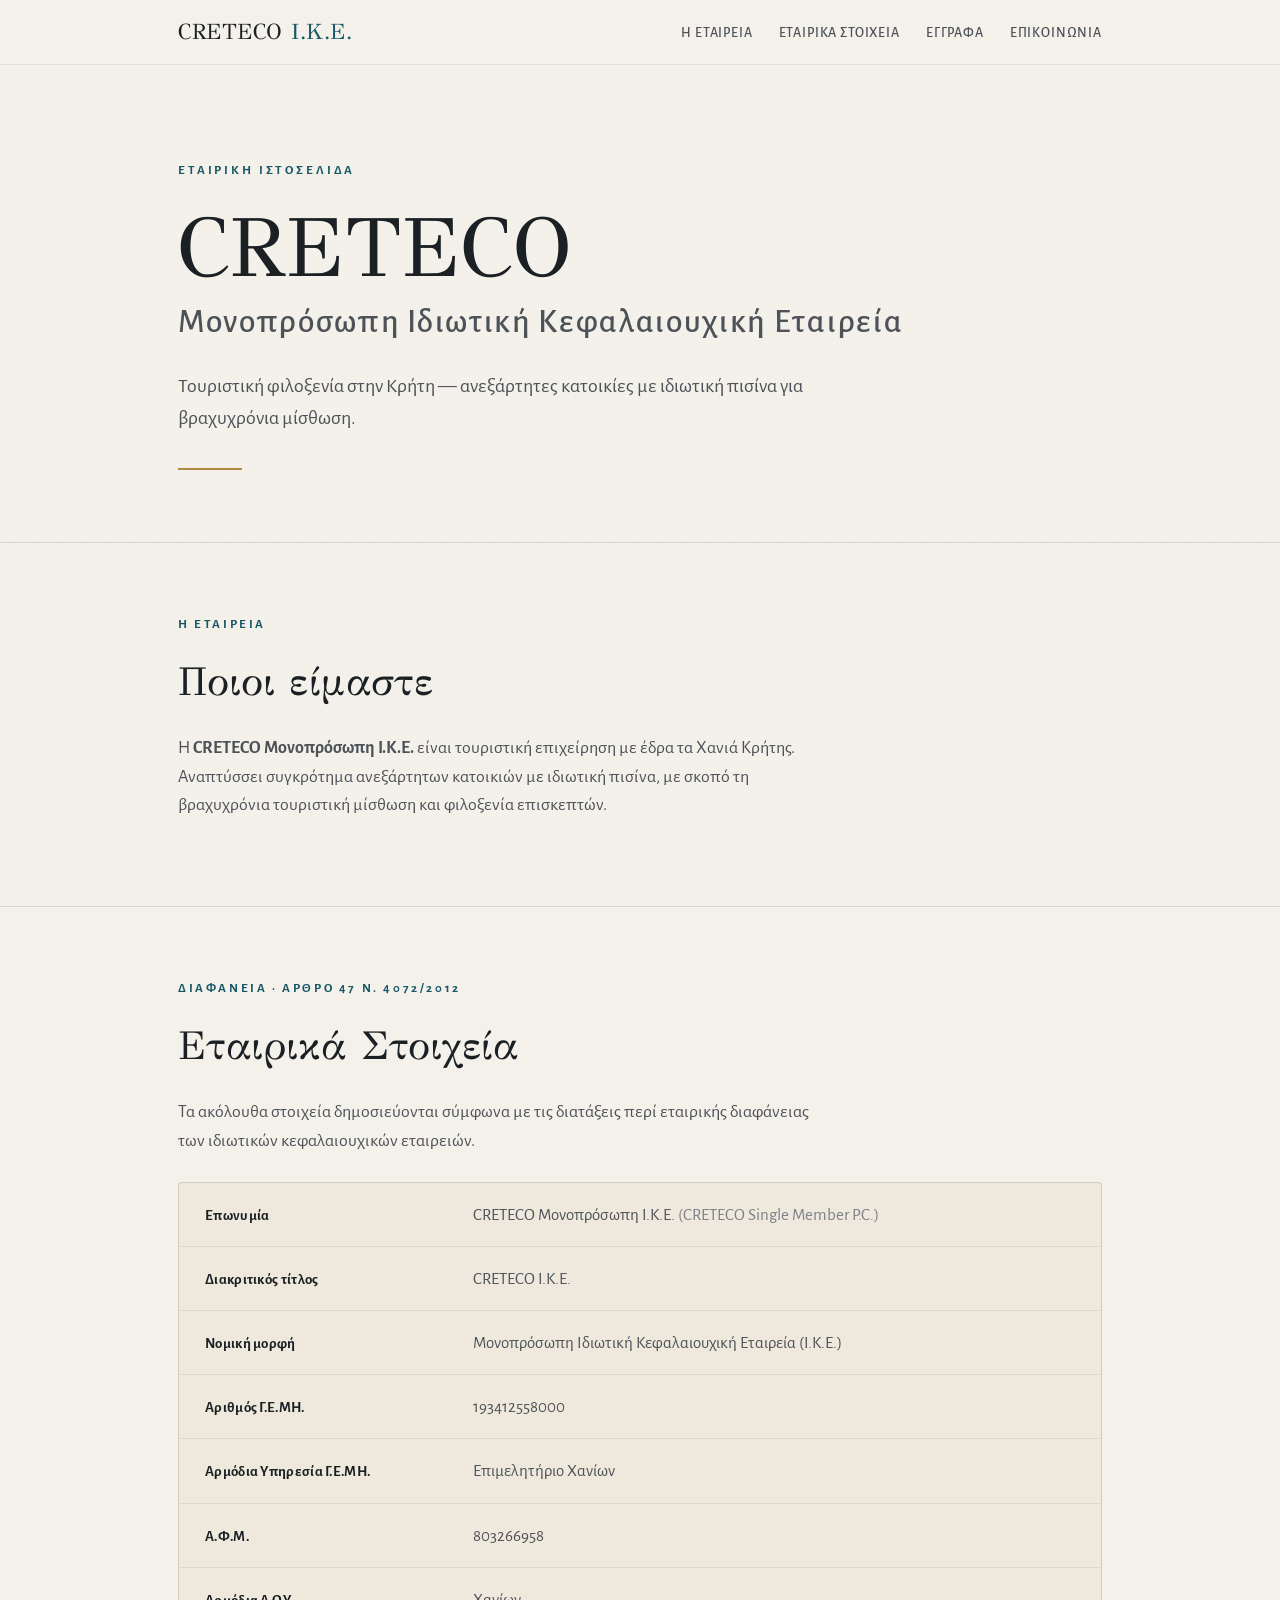
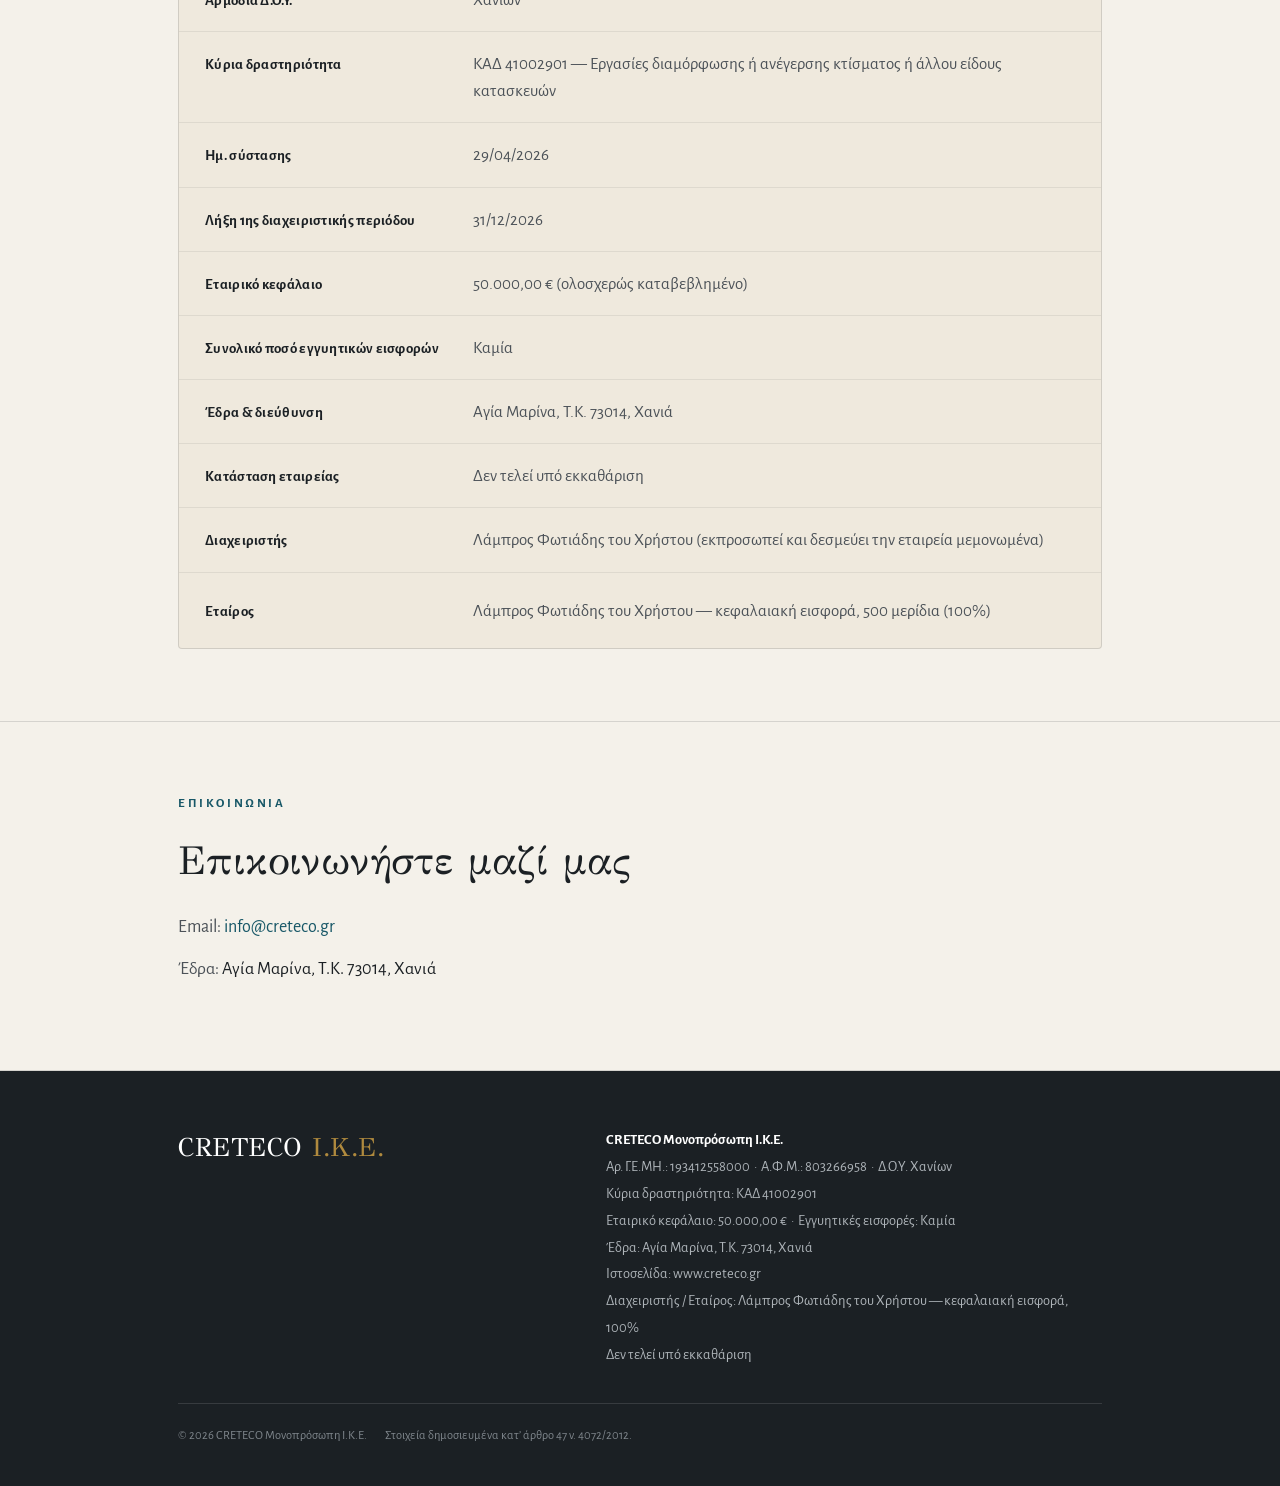
<file: index.html>
<!DOCTYPE html>
<html lang="el">
<head>
<meta charset="UTF-8">
<meta name="viewport" content="width=device-width, initial-scale=1.0">

<title>CRETECO Μονοπρόσωπη Ι.Κ.Ε.</title>
<meta name="description" content="Εταιρική ιστοσελίδα της CRETECO Μονοπρόσωπη Ι.Κ.Ε. — εταιρικά στοιχεία και έγγραφα δημοσιότητας.">

<link rel="preconnect" href="https://fonts.googleapis.com">
<link rel="preconnect" href="https://fonts.gstatic.com" crossorigin>
<link href="https://fonts.googleapis.com/css2?family=Alegreya+Sans:ital,wght@0,400;0,500;0,700;0,800;1,400&family=GFS+Didot&display=swap" rel="stylesheet">
<link rel="stylesheet" href="styles.css">
</head>

<body>

<!-- ===================== HEADER ===================== -->
<header class="site">
  <div class="wrap bar">
    <span class="mark">CRETECO<span class="ke"> Ι.Κ.Ε.</span></span>
    <nav>
      <ul>
        <li><a href="#etaireia">Η Εταιρεία</a></li>
        <li><a href="#stoixeia">Εταιρικά Στοιχεία</a></li>
        <li><a href="eggrafa.html">Έγγραφα</a></li>
        <li><a href="#epikoinonia">Επικοινωνία</a></li>
      </ul>
    </nav>
  </div>
</header>

<!-- ===================== HERO ===================== -->
<section class="hero">
  <div class="wrap">
    <div class="eyebrow">Εταιρική Ιστοσελίδα</div>
    <h1>CRETECO<span class="form">Μονοπρόσωπη Ιδιωτική Κεφαλαιουχική Εταιρεία</span></h1>
    <p class="lead">Τουριστική φιλοξενία στην Κρήτη — ανεξάρτητες κατοικίες με ιδιωτική πισίνα για βραχυχρόνια μίσθωση. <!-- Επεξεργαστείτε ελεύθερα το κείμενο παρουσίασης. --></p>
    <div class="rule"></div>
  </div>
</section>

<!-- ===================== Η ΕΤΑΙΡΕΙΑ ===================== -->
<section class="block" id="etaireia">
  <div class="wrap">
    <div class="kicker">Η Εταιρεία</div>
    <h2>Ποιοι είμαστε</h2>
    <p>Η <strong>CRETECO Μονοπρόσωπη Ι.Κ.Ε.</strong> είναι τουριστική επιχείρηση με έδρα τα Χανιά Κρήτης. Αναπτύσσει συγκρότημα ανεξάρτητων κατοικιών με ιδιωτική πισίνα, με σκοπό τη βραχυχρόνια τουριστική μίσθωση και φιλοξενία επισκεπτών.</p>
    <p><!-- Προαιρετική δεύτερη παράγραφος — π.χ. τοποθεσία, παροχές, εμπειρία φιλοξενίας. --></p>
  </div>
</section>

<!-- ===================== ΕΤΑΙΡΙΚΑ ΣΤΟΙΧΕΙΑ (ΥΠΟΧΡΕΩΤΙΚΑ) ===================== -->
<!-- Τα υποχρεωτικά στοιχεία του άρθρου 47 ν. 4072/2012. -->
<section class="block" id="stoixeia">
  <div class="wrap">
    <div class="kicker">Διαφάνεια · Άρθρο 47 ν. 4072/2012</div>
    <h2>Εταιρικά Στοιχεία</h2>
    <p>Τα ακόλουθα στοιχεία δημοσιεύονται σύμφωνα με τις διατάξεις περί εταιρικής διαφάνειας των ιδιωτικών κεφαλαιουχικών εταιρειών.</p>

    <dl class="facts">
      <div class="row"><dt>Επωνυμία</dt><dd>CRETECO Μονοπρόσωπη Ι.Κ.Ε. <span style="color:var(--ink-faint)">(CRETECO Single Member P.C.)</span></dd></div>
      <div class="row"><dt>Διακριτικός τίτλος</dt><dd>CRETECO Ι.Κ.Ε.</dd></div>
      <div class="row"><dt>Νομική μορφή</dt><dd>Μονοπρόσωπη Ιδιωτική Κεφαλαιουχική Εταιρεία (Ι.Κ.Ε.)</dd></div>
      <div class="row"><dt>Αριθμός Γ.Ε.ΜΗ.</dt><dd>193412558000</dd></div>
      <div class="row"><dt>Αρμόδια Υπηρεσία Γ.Ε.ΜΗ.</dt><dd>Επιμελητήριο Χανίων</dd></div>
      <div class="row"><dt>Α.Φ.Μ.</dt><dd>803266958</dd></div>
      <div class="row"><dt>Αρμόδια Δ.Ο.Υ.</dt><dd>Χανίων</dd></div>
      <div class="row"><dt>Κύρια δραστηριότητα</dt><dd>ΚΑΔ 41002901 — Εργασίες διαμόρφωσης ή ανέγερσης κτίσματος ή άλλου είδους κατασκευών</dd></div>
      <div class="row"><dt>Ημ. σύστασης</dt><dd>29/04/2026</dd></div>
      <div class="row"><dt>Λήξη 1ης διαχειριστικής περιόδου</dt><dd>31/12/2026</dd></div>
      <div class="row"><dt>Εταιρικό κεφάλαιο</dt><dd>50.000,00 € (ολοσχερώς καταβεβλημένο)</dd></div>
      <div class="row"><dt>Συνολικό ποσό εγγυητικών εισφορών</dt><dd>Καμία</dd></div>
      <div class="row"><dt>Έδρα &amp; διεύθυνση</dt><dd>Αγία Μαρίνα, Τ.Κ. 73014, Χανιά</dd></div>
      <div class="row"><dt>Κατάσταση εταιρείας</dt><dd>Δεν τελεί υπό εκκαθάριση</dd></div>
      <div class="row"><dt>Διαχειριστής</dt><dd>Λάμπρος Φωτιάδης του Χρήστου (εκπροσωπεί και δεσμεύει την εταιρεία μεμονωμένα)</dd></div>
      <div class="row">
        <dt>Εταίρος</dt>
        <dd>
          <ul class="partners">
            <li>Λάμπρος Φωτιάδης του Χρήστου — κεφαλαιακή εισφορά, 500 μερίδια (100%)</li>
          </ul>
        </dd>
      </div>
    </dl>
  </div>
</section>

<!-- ===================== ΕΠΙΚΟΙΝΩΝΙΑ (προαιρετικό) ===================== -->
<!-- Μη υποχρεωτικό. Email προαιρετικό — δεν απαιτείται τηλέφωνο. -->
<section class="block" id="epikoinonia">
  <div class="wrap">
    <div class="kicker">Επικοινωνία</div>
    <h2>Επικοινωνήστε μαζί μας</h2>
    <p>Email: <a href="mailto:info@creteco.gr">info@creteco.gr</a></p>
    <p>Έδρα: <span style="color:var(--ink)">Αγία Μαρίνα, Τ.Κ. 73014, Χανιά</span></p>
  </div>
</section>

<!-- ===================== FOOTER (επανάληψη υποχρεωτικών στοιχείων) ===================== -->
<footer class="site">
  <div class="wrap">
    <div class="top">
      <div class="fmark">CRETECO<span class="ke"> Ι.Κ.Ε.</span></div>
      <div class="legal">
        <strong>CRETECO Μονοπρόσωπη Ι.Κ.Ε.</strong><br>
        Αρ. Γ.Ε.ΜΗ.: 193412558000 &nbsp;·&nbsp; Α.Φ.Μ.: 803266958 &nbsp;·&nbsp; Δ.Ο.Υ. Χανίων<br>
        Κύρια δραστηριότητα: ΚΑΔ 41002901<br>
        Εταιρικό κεφάλαιο: 50.000,00 € &nbsp;·&nbsp; Εγγυητικές εισφορές: Καμία<br>
        Έδρα: Αγία Μαρίνα, Τ.Κ. 73014, Χανιά<br>
        Ιστοσελίδα: www.creteco.gr<br>
        Διαχειριστής / Εταίρος: Λάμπρος Φωτιάδης του Χρήστου — κεφαλαιακή εισφορά, 100%<br>
        Δεν τελεί υπό εκκαθάριση
      </div>
    </div>
    <div class="divline"></div>
    <div class="fine">
      <span>© 2026 CRETECO Μονοπρόσωπη Ι.Κ.Ε.</span>
      <span>Στοιχεία δημοσιευμένα κατ’ άρθρο 47 ν. 4072/2012.</span>
    </div>
  </div>
</footer>

</body>
</html>
</file>
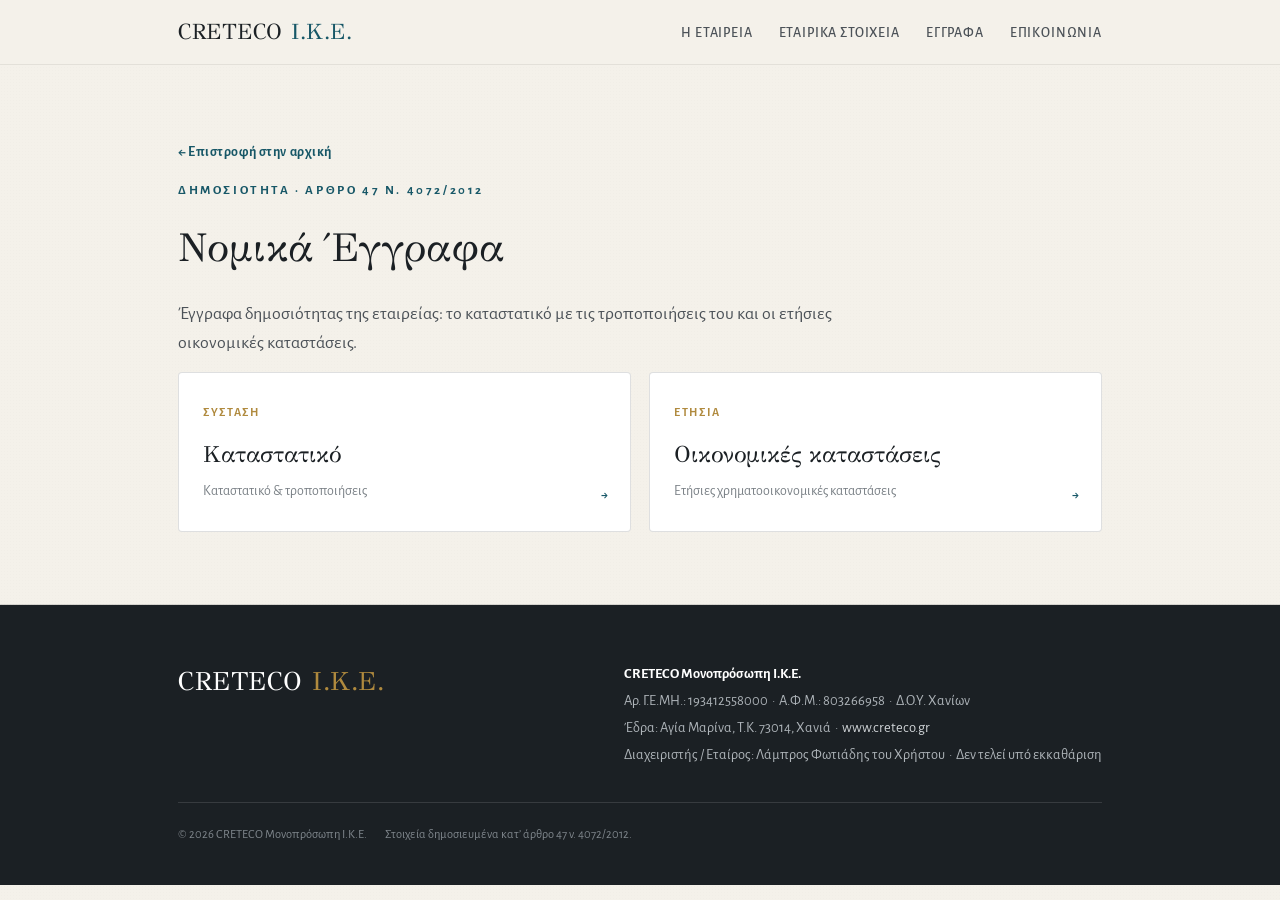
<file: eggrafa.html>
<!DOCTYPE html>
<html lang="el">
<head>
<meta charset="UTF-8">
<meta name="viewport" content="width=device-width, initial-scale=1.0">

<title>Νομικά Έγγραφα — CRETECO Μονοπρόσωπη Ι.Κ.Ε.</title>
<meta name="description" content="Νομικά έγγραφα δημοσιότητας της CRETECO Μονοπρόσωπη Ι.Κ.Ε.">

<link rel="preconnect" href="https://fonts.googleapis.com">
<link rel="preconnect" href="https://fonts.gstatic.com" crossorigin>
<link href="https://fonts.googleapis.com/css2?family=Alegreya+Sans:ital,wght@0,400;0,500;0,700;0,800;1,400&family=GFS+Didot&display=swap" rel="stylesheet">
<link rel="stylesheet" href="styles.css">
</head>

<body>

<header class="site">
  <div class="wrap bar">
    <a class="mark" href="index.html">CRETECO<span class="ke"> Ι.Κ.Ε.</span></a>
    <nav>
      <ul>
        <li><a href="index.html#etaireia">Η Εταιρεία</a></li>
        <li><a href="index.html#stoixeia">Εταιρικά Στοιχεία</a></li>
        <li><a href="eggrafa.html">Έγγραφα</a></li>
        <li><a href="index.html#epikoinonia">Επικοινωνία</a></li>
      </ul>
    </nav>
  </div>
</header>

<section class="block">
  <div class="wrap">
    <a class="backlink" href="index.html">← Επιστροφή στην αρχική</a>
    <div class="kicker">Δημοσιότητα · Άρθρο 47 ν. 4072/2012</div>
    <h2>Νομικά Έγγραφα</h2>
    <p>Έγγραφα δημοσιότητας της εταιρείας: το καταστατικό με τις τροποποιήσεις του και οι ετήσιες οικονομικές καταστάσεις.</p>

    <div class="docs">
      <a class="doc" href="katastatiko.html">
        <span class="tag">Σύσταση</span>
        <span class="name">Καταστατικό</span>
        <span class="meta">Καταστατικό &amp; τροποποιήσεις</span>
      </a>
      <a class="doc" href="oikonomikes.html">
        <span class="tag">Ετήσια</span>
        <span class="name">Οικονομικές καταστάσεις</span>
        <span class="meta">Ετήσιες χρηματοοικονομικές καταστάσεις</span>
      </a>
    </div>
  </div>
</section>

<footer class="site">
  <div class="wrap">
    <div class="top">
      <div class="fmark">CRETECO<span class="ke"> Ι.Κ.Ε.</span></div>
      <div class="legal">
        <strong>CRETECO Μονοπρόσωπη Ι.Κ.Ε.</strong><br>
        Αρ. Γ.Ε.ΜΗ.: 193412558000 &nbsp;·&nbsp; Α.Φ.Μ.: 803266958 &nbsp;·&nbsp; Δ.Ο.Υ. Χανίων<br>
        Έδρα: Αγία Μαρίνα, Τ.Κ. 73014, Χανιά &nbsp;·&nbsp; <a href="index.html">www.creteco.gr</a><br>
        Διαχειριστής / Εταίρος: Λάμπρος Φωτιάδης του Χρήστου &nbsp;·&nbsp; Δεν τελεί υπό εκκαθάριση
      </div>
    </div>
    <div class="divline"></div>
    <div class="fine">
      <span>© 2026 CRETECO Μονοπρόσωπη Ι.Κ.Ε.</span>
      <span>Στοιχεία δημοσιευμένα κατ’ άρθρο 47 ν. 4072/2012.</span>
    </div>
  </div>
</footer>

</body>
</html>
</file>
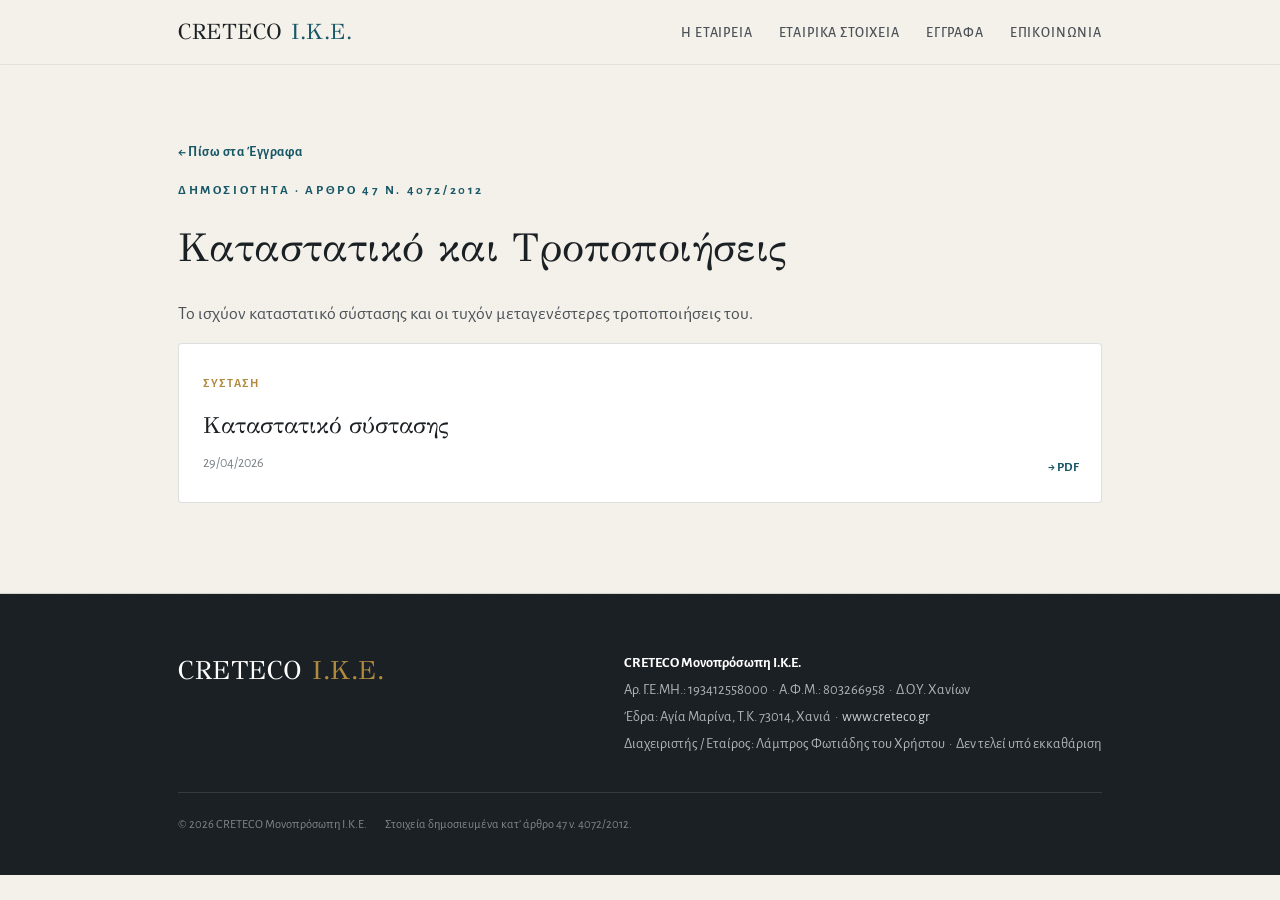
<file: katastatiko.html>
<!DOCTYPE html>
<html lang="el">
<head>
<meta charset="UTF-8">
<meta name="viewport" content="width=device-width, initial-scale=1.0">

<title>Καταστατικό και Τροποποιήσεις — CRETECO Μονοπρόσωπη Ι.Κ.Ε.</title>
<meta name="description" content="Καταστατικό σύστασης και τροποποιήσεις της CRETECO Μονοπρόσωπη Ι.Κ.Ε.">

<link rel="preconnect" href="https://fonts.googleapis.com">
<link rel="preconnect" href="https://fonts.gstatic.com" crossorigin>
<link href="https://fonts.googleapis.com/css2?family=Alegreya+Sans:ital,wght@0,400;0,500;0,700;0,800;1,400&family=GFS+Didot&display=swap" rel="stylesheet">
<link rel="stylesheet" href="styles.css">
</head>

<body>

<!-- ===================== HEADER ===================== -->
<header class="site">
  <div class="wrap bar">
    <a class="mark" href="index.html">CRETECO<span class="ke"> Ι.Κ.Ε.</span></a>
    <nav>
      <ul>
        <li><a href="index.html#etaireia">Η Εταιρεία</a></li>
        <li><a href="index.html#stoixeia">Εταιρικά Στοιχεία</a></li>
        <li><a href="eggrafa.html">Έγγραφα</a></li>
        <li><a href="index.html#epikoinonia">Επικοινωνία</a></li>
      </ul>
    </nav>
  </div>
</header>

<!-- ===================== ΚΑΤΑΣΤΑΤΙΚΟ & ΤΡΟΠΟΠΟΙΗΣΕΙΣ ===================== -->
<section class="block">
  <div class="wrap">
    <a class="backlink" href="eggrafa.html">← Πίσω στα Έγγραφα</a>
    <div class="kicker">Δημοσιότητα · Άρθρο 47 ν. 4072/2012</div>
    <h2>Καταστατικό και Τροποποιήσεις</h2>
    <p>Το ισχύον καταστατικό σύστασης και οι τυχόν μεταγενέστερες τροποποιήσεις του.</p>

    <!-- Η λίστα συμπληρώνεται αυτόματα από τα PDF του φακέλου docs/katastatika/
         (μέσω του GitHub API). Σύμβαση ονοματοδοσίας αρχείων:
            katastatiko-YYYY-MM-DD.pdf   → "Καταστατικό σύστασης"
            tropopoiisi-YYYY-MM-DD.pdf   → "Τροποποίηση καταστατικού"
         Η παρακάτω στατική κάρτα είναι το fallback (εμφανίζεται πάντα). -->
    <div class="docs" id="katastatika-list">
      <a class="doc pdf" href="docs/katastatika/katastatiko-2026-04-29.pdf">
        <span class="tag">Σύσταση</span>
        <span class="name">Καταστατικό σύστασης</span>
        <span class="meta">29/04/2026</span>
      </a>
    </div>
    <p class="docnote" id="katastatika-note"></p>
  </div>
</section>

<!-- ===================== FOOTER ===================== -->
<footer class="site">
  <div class="wrap">
    <div class="top">
      <div class="fmark">CRETECO<span class="ke"> Ι.Κ.Ε.</span></div>
      <div class="legal">
        <strong>CRETECO Μονοπρόσωπη Ι.Κ.Ε.</strong><br>
        Αρ. Γ.Ε.ΜΗ.: 193412558000 &nbsp;·&nbsp; Α.Φ.Μ.: 803266958 &nbsp;·&nbsp; Δ.Ο.Υ. Χανίων<br>
        Έδρα: Αγία Μαρίνα, Τ.Κ. 73014, Χανιά &nbsp;·&nbsp; <a href="index.html">www.creteco.gr</a><br>
        Διαχειριστής / Εταίρος: Λάμπρος Φωτιάδης του Χρήστου &nbsp;·&nbsp; Δεν τελεί υπό εκκαθάριση
      </div>
    </div>
    <div class="divline"></div>
    <div class="fine">
      <span>© 2026 CRETECO Μονοπρόσωπη Ι.Κ.Ε.</span>
      <span>Στοιχεία δημοσιευμένα κατ’ άρθρο 47 ν. 4072/2012.</span>
    </div>
  </div>
</footer>

<script>
(function(){
  var repo = "lcfgr/creteco";          // ← repository
  var path = "docs/katastatika";       // ← folder to list
  var list = document.getElementById("katastatika-list");
  var note = document.getElementById("katastatika-note");

  function fmtDate(name){
    var m = name.match(/(\d{4})-(\d{2})-(\d{2})/);
    return m ? (m[3] + "/" + m[2] + "/" + m[1]) : "";
  }
  function labelFor(name){
    var n = name.toLowerCase();
    if (n.indexOf("tropop") > -1) return "Τροποποίηση καταστατικού";
    if (n.indexOf("katastatiko") > -1) return "Καταστατικό σύστασης";
    return name.replace(/\.pdf$/i, "");
  }
  function tagFor(name){
    return name.toLowerCase().indexOf("tropop") > -1 ? "Τροποποίηση" : "Σύσταση";
  }

  fetch("https://api.github.com/repos/" + repo + "/contents/" + path)
    .then(function(r){ if(!r.ok) throw new Error(r.status); return r.json(); })
    .then(function(files){
      var pdfs = files
        .filter(function(f){ return f.type === "file" && /\.pdf$/i.test(f.name); })
        .sort(function(a,b){ return a.name.localeCompare(b.name); });
      if (!pdfs.length) return; // keep the static fallback
      list.innerHTML = pdfs.map(function(f){
        var d = fmtDate(f.name);
        return '<a class="doc pdf" href="' + path + '/' + encodeURIComponent(f.name) + '">'
             +   '<span class="tag">' + tagFor(f.name) + '</span>'
             +   '<span class="name">' + labelFor(f.name) + '</span>'
             +   '<span class="meta">' + (d || f.name) + '</span>'
             + '</a>';
      }).join("");
    })
    .catch(function(){
      // Listing unavailable (private repo / offline / rate limit) — fallback card stays.
    });
})();
</script>

</body>
</html>
</file>
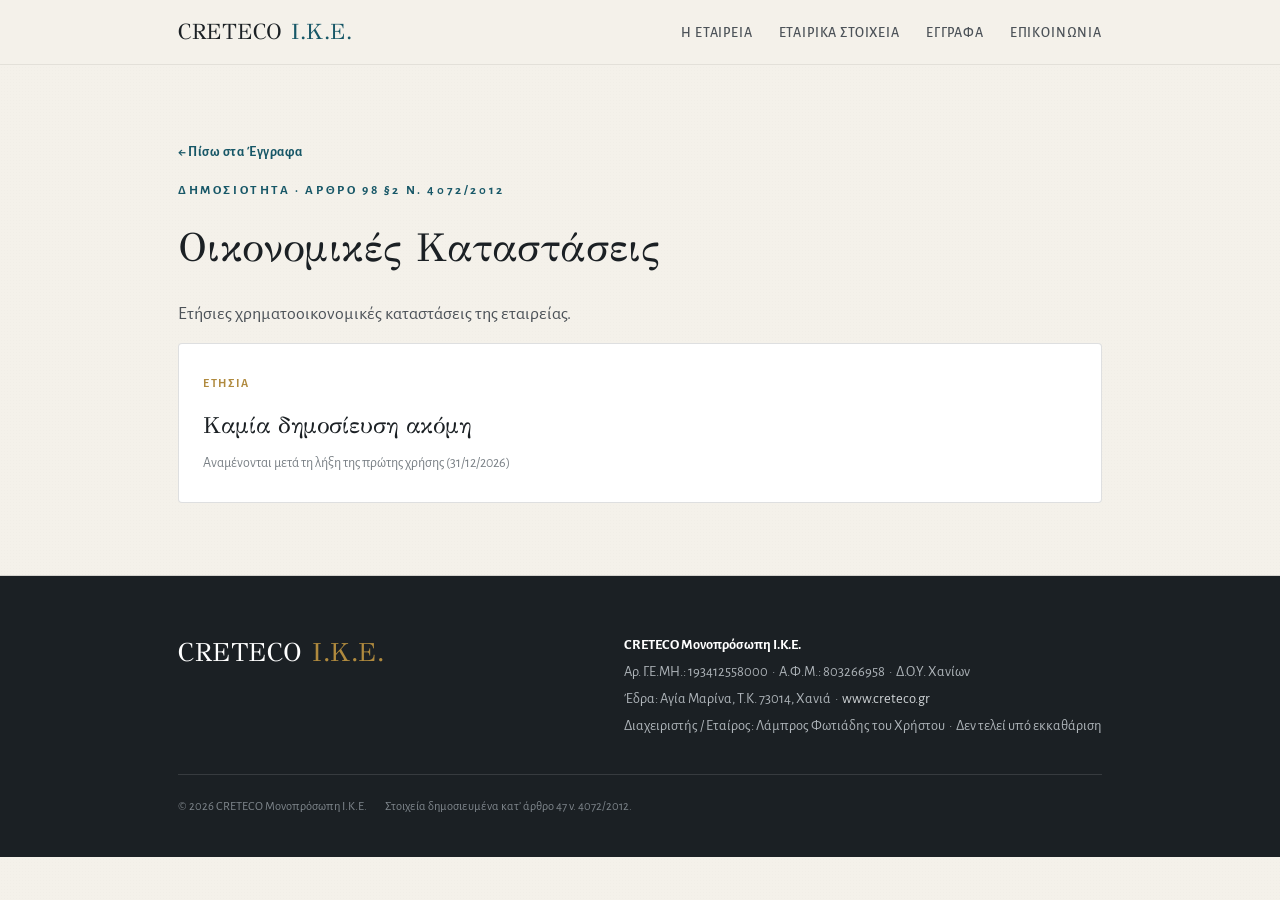
<file: oikonomikes.html>
<!DOCTYPE html>
<html lang="el">
<head>
<meta charset="UTF-8">
<meta name="viewport" content="width=device-width, initial-scale=1.0">

<title>Οικονομικές Καταστάσεις — CRETECO Μονοπρόσωπη Ι.Κ.Ε.</title>
<meta name="description" content="Ετήσιες οικονομικές καταστάσεις της CRETECO Μονοπρόσωπη Ι.Κ.Ε.">

<link rel="preconnect" href="https://fonts.googleapis.com">
<link rel="preconnect" href="https://fonts.gstatic.com" crossorigin>
<link href="https://fonts.googleapis.com/css2?family=Alegreya+Sans:ital,wght@0,400;0,500;0,700;0,800;1,400&family=GFS+Didot&display=swap" rel="stylesheet">
<link rel="stylesheet" href="styles.css">
</head>

<body>

<header class="site">
  <div class="wrap bar">
    <a class="mark" href="index.html">CRETECO<span class="ke"> Ι.Κ.Ε.</span></a>
    <nav>
      <ul>
        <li><a href="index.html#etaireia">Η Εταιρεία</a></li>
        <li><a href="index.html#stoixeia">Εταιρικά Στοιχεία</a></li>
        <li><a href="eggrafa.html">Έγγραφα</a></li>
        <li><a href="index.html#epikoinonia">Επικοινωνία</a></li>
      </ul>
    </nav>
  </div>
</header>

<section class="block">
  <div class="wrap">
    <a class="backlink" href="eggrafa.html">← Πίσω στα Έγγραφα</a>
    <div class="kicker">Δημοσιότητα · Άρθρο 98 §2 ν. 4072/2012</div>
    <h2>Οικονομικές Καταστάσεις</h2>
    <p>Ετήσιες χρηματοοικονομικές καταστάσεις της εταιρείας.</p>

    <!-- Συμπληρώνεται αυτόματα από τα PDF του φακέλου docs/oikonomikes-katastaseis/.
         Σύμβαση ονοματοδοσίας: oikonomikes-YYYY.pdf  → "Οικονομικές καταστάσεις χρήσης YYYY".
         Όσο ο φάκελος είναι κενός, εμφανίζεται το παρακάτω μήνυμα. -->
    <div class="docs" id="oikonomikes-list">
      <span class="doc pending">
        <span class="tag">Ετήσια</span>
        <span class="name">Καμία δημοσίευση ακόμη</span>
        <span class="meta">Αναμένονται μετά τη λήξη της πρώτης χρήσης (31/12/2026)</span>
      </span>
    </div>
  </div>
</section>

<footer class="site">
  <div class="wrap">
    <div class="top">
      <div class="fmark">CRETECO<span class="ke"> Ι.Κ.Ε.</span></div>
      <div class="legal">
        <strong>CRETECO Μονοπρόσωπη Ι.Κ.Ε.</strong><br>
        Αρ. Γ.Ε.ΜΗ.: 193412558000 &nbsp;·&nbsp; Α.Φ.Μ.: 803266958 &nbsp;·&nbsp; Δ.Ο.Υ. Χανίων<br>
        Έδρα: Αγία Μαρίνα, Τ.Κ. 73014, Χανιά &nbsp;·&nbsp; <a href="index.html">www.creteco.gr</a><br>
        Διαχειριστής / Εταίρος: Λάμπρος Φωτιάδης του Χρήστου &nbsp;·&nbsp; Δεν τελεί υπό εκκαθάριση
      </div>
    </div>
    <div class="divline"></div>
    <div class="fine">
      <span>© 2026 CRETECO Μονοπρόσωπη Ι.Κ.Ε.</span>
      <span>Στοιχεία δημοσιευμένα κατ’ άρθρο 47 ν. 4072/2012.</span>
    </div>
  </div>
</footer>

<script>
(function(){
  var repo = "lcfgr/creteco";
  var path = "docs/oikonomikes-katastaseis";
  var list = document.getElementById("oikonomikes-list");

  function yearFrom(name){ var m = name.match(/(20\d{2})/); return m ? m[1] : ""; }

  fetch("https://api.github.com/repos/" + repo + "/contents/" + path)
    .then(function(r){ if(!r.ok) throw new Error(r.status); return r.json(); })
    .then(function(files){
      var pdfs = files
        .filter(function(f){ return f.type === "file" && /\.pdf$/i.test(f.name); })
        .sort(function(a,b){ return b.name.localeCompare(a.name); }); // newest year first
      if (!pdfs.length) return; // keep empty-state
      list.innerHTML = pdfs.map(function(f){
        var y = yearFrom(f.name);
        return '<a class="doc pdf" href="' + path + '/' + encodeURIComponent(f.name) + '">'
             +   '<span class="tag">Ετήσια</span>'
             +   '<span class="name">Οικονομικές καταστάσεις' + (y ? " χρήσης " + y : "") + '</span>'
             +   '<span class="meta">' + f.name + '</span>'
             + '</a>';
      }).join("");
    })
    .catch(function(){ /* keep empty-state */ });
})();
</script>

</body>
</html>
</file>
<file: styles.css>
:root{
  --paper:#f4f1ea;
  --paper-2:#efe9dd;
  --ink:#1b2024;
  --ink-soft:#4c5258;
  --ink-faint:#7a8086;
  --accent:#175767;
  --accent-deep:#103d49;
  --gold:#b08a3e;
  --line:rgba(27,32,36,.14);
  --line-soft:rgba(27,32,36,.08);
  --display:"GFS Didot","Times New Roman",serif;
  --body:"Alegreya Sans",system-ui,-apple-system,sans-serif;
}

*{box-sizing:border-box;margin:0;padding:0}
html{scroll-behavior:smooth}
body{
  font-family:var(--body);
  background:var(--paper);
  color:var(--ink);
  line-height:1.6;
  font-size:18px;
  -webkit-font-smoothing:antialiased;
  text-rendering:optimizeLegibility;
}
body::before{ /* subtle paper grain */
  content:"";position:fixed;inset:0;pointer-events:none;z-index:0;opacity:.5;
  background-image:radial-gradient(rgba(27,32,36,.025) 1px,transparent 1px);
  background-size:3px 3px;
}

a{color:var(--accent);text-decoration:none}
a:hover{color:var(--accent-deep)}

.wrap{max-width:980px;margin:0 auto;padding:0 28px;position:relative;z-index:1}

/* ---------- Header / nav ---------- */
header.site{
  position:sticky;top:0;z-index:10;
  background:rgba(244,241,234,.86);
  backdrop-filter:saturate(140%) blur(8px);
  border-bottom:1px solid var(--line-soft);
}
.bar{display:flex;align-items:center;justify-content:space-between;height:64px}
.mark{
  font-family:var(--display);font-size:22px;letter-spacing:.5px;color:var(--ink);
}
.mark .ke{color:var(--accent)}
nav ul{display:flex;gap:26px;list-style:none}
nav a{
  font-size:14px;letter-spacing:.06em;text-transform:uppercase;color:var(--ink-soft);
  font-weight:500;padding:6px 0;border-bottom:1px solid transparent;transition:.2s;
}
nav a:hover{color:var(--ink);border-bottom-color:var(--gold)}

/* ---------- Hero ---------- */
.hero{padding:96px 0 72px;border-bottom:1px solid var(--line)}
.eyebrow{
  font-size:13px;letter-spacing:.22em;text-transform:uppercase;color:var(--accent);
  font-weight:700;margin-bottom:22px;opacity:0;animation:rise .8s .05s forwards}
.hero h1{
  font-family:var(--display);font-weight:400;line-height:1.04;
  font-size:clamp(40px,8vw,84px);letter-spacing:.5px;color:var(--ink);
  opacity:0;animation:rise .9s .15s forwards}
.hero h1 .form{display:block;font-size:.40em;letter-spacing:.05em;color:var(--ink-soft);margin-top:14px;font-family:var(--body);font-weight:500}
.hero p.lead{
  margin-top:30px;max-width:60ch;font-size:20px;color:var(--ink-soft);
  opacity:0;animation:rise .9s .3s forwards}
.rule{width:64px;height:2px;background:var(--gold);margin:34px 0 0;opacity:0;animation:rise .9s .4s forwards}

@keyframes rise{from{opacity:0;transform:translateY(18px)}to{opacity:1;transform:none}}

/* ---------- Sections ---------- */
section.block{padding:72px 0;border-bottom:1px solid var(--line)}
.kicker{font-size:13px;letter-spacing:.2em;text-transform:uppercase;color:var(--accent);font-weight:700;margin-bottom:14px}
h2{font-family:var(--display);font-weight:400;font-size:clamp(28px,4.5vw,40px);color:var(--ink);margin-bottom:20px;letter-spacing:.4px}
section.block p{max-width:66ch;color:var(--ink-soft);margin-bottom:14px}

/* ---------- Εταιρικά Στοιχεία (compliance block) ---------- */
.facts{
  margin-top:26px;background:var(--paper-2);
  border:1px solid var(--line);border-radius:4px;overflow:hidden;
}
.facts .row{
  display:grid;grid-template-columns:240px 1fr;gap:8px 28px;
  padding:18px 26px;border-bottom:1px solid var(--line-soft);align-items:baseline;
}
.facts .row:last-child{border-bottom:none}
.facts dt{font-weight:700;color:var(--ink);font-size:15px;letter-spacing:.02em}
.facts dd{color:var(--ink-soft);font-size:17px}
.partners{list-style:none}
.partners li{padding:6px 0;border-bottom:1px dotted var(--line);}
.partners li:last-child{border-bottom:none}

/* ---------- Έγγραφα ---------- */
.docgroup{margin-top:34px}
.docgroup:first-of-type{margin-top:28px}
.docgroup > h3{
  font-family:var(--body);font-size:14px;letter-spacing:.12em;text-transform:uppercase;
  color:var(--accent-deep);font-weight:700;margin-bottom:14px;
  padding-bottom:8px;border-bottom:1px solid var(--line-soft)}
.docs{display:grid;grid-template-columns:repeat(auto-fit,minmax(240px,1fr));gap:18px}
.doc{
  display:block;padding:24px 24px 26px;background:#fff;border:1px solid var(--line);
  border-radius:4px;transition:.2s;position:relative;
}
.doc:hover{transform:translateY(-3px);box-shadow:0 10px 30px rgba(16,61,73,.10);border-color:var(--accent)}
.doc .tag{font-size:12px;letter-spacing:.14em;text-transform:uppercase;color:var(--gold);font-weight:700}
.doc .name{display:block;font-family:var(--display);font-size:23px;color:var(--ink);margin:10px 0 4px}
.doc .meta{font-size:14px;color:var(--ink-faint)}
.doc[href]::after{content:"→";position:absolute;right:22px;bottom:24px;font-size:13px;color:var(--accent);font-weight:700}
.doc.pdf[href]::after{content:"→ PDF"}

/* ---------- Subpage extras ---------- */
.backlink{display:inline-block;margin-bottom:18px;font-size:14px;letter-spacing:.04em;color:var(--accent);font-weight:600}
.backlink:hover{color:var(--accent-deep)}
.docnote{color:var(--ink-faint);font-style:italic;margin-top:18px;font-size:15px}

/* ---------- Footer (mandatory disclosure) ---------- */
footer.site{background:var(--ink);color:#cfd3d6;padding:56px 0 40px;position:relative;z-index:1}
footer .top{display:flex;flex-wrap:wrap;justify-content:space-between;gap:30px;align-items:flex-start}
footer .fmark{font-family:var(--display);font-size:26px;color:#fff;letter-spacing:.5px}
footer .fmark .ke{color:var(--gold)}
footer .legal{font-size:14.5px;line-height:1.85;max-width:62ch;color:#aeb4b9}
footer .legal strong{color:#fff;font-weight:700}
footer .legal a{color:#cfd3d6}
footer .divline{height:1px;background:rgba(255,255,255,.12);margin:34px 0 22px}
footer .fine{font-size:12.5px;color:#7f868c;display:flex;flex-wrap:wrap;gap:6px 18px}

/* ---------- Responsive ---------- */
@media(max-width:680px){
  body{font-size:17px}
  nav ul{gap:16px}
  nav a{font-size:12px}
  .facts .row{grid-template-columns:1fr;gap:4px;padding:16px 18px}
  .facts dt{font-size:13px;letter-spacing:.06em;text-transform:uppercase;color:var(--accent-deep)}
  .hero{padding:64px 0 52px}
  section.block{padding:56px 0}
}
@media(max-width:520px){
  nav ul{display:none}
}
</file>
